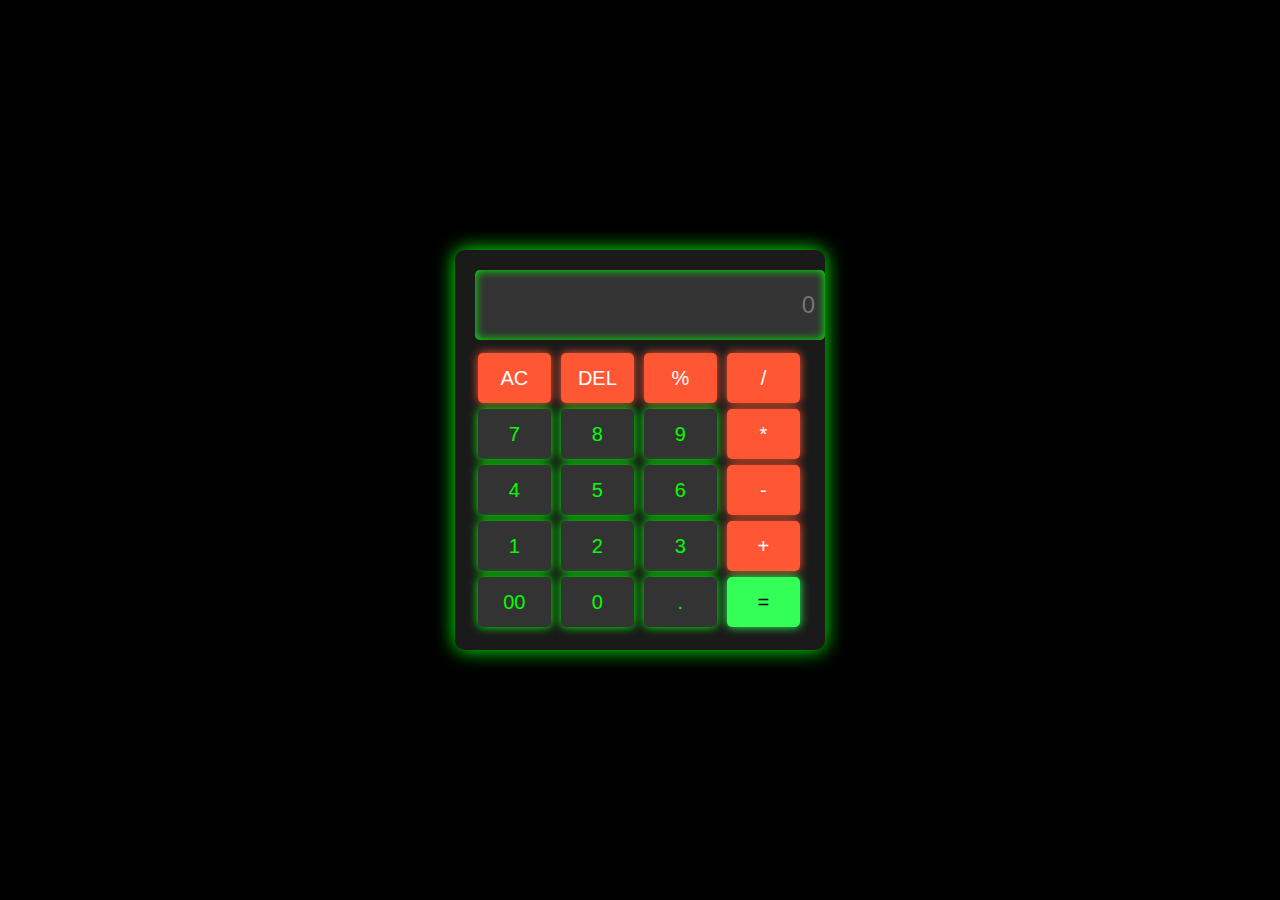
<file: calculator/index.html>
<!DOCTYPE html>
<html lang="en">

<head>
    <meta charset="UTF-8">
    <meta http-equiv="X-UA-Compatible" content="IE=edge">
    <meta name="viewport" content="width=device-width, initial-scale=1.0">
    <link rel="stylesheet" href="style.css">
    <title>Calculator</title>
</head>

<body>
    <div class="calculator">
        <input type="text" placeholder="0" id="inputBox">
        <div>
            <button class="operator">AC</button>
            <button class="operator">DEL</button>
            <button class="operator">%</button>
            <button class="operator">/</button>
        </div>
        <div>
            <button>7</button>
            <button>8</button>
            <button>9</button>
            <button class="operator">*</button>
        </div>
        <div>
            <button>4</button>
            <button>5</button>
            <button>6</button>
            <button class="operator">-</button>
        </div>
        <div>
            <button>1</button>
            <button>2</button>
            <button>3</button>
            <button class="operator">+</button>
        </div>
        <div>
            <button>00</button>
            <button>0</button>
            <button>.</button>
            <button class="equalBtn">=</button>
        </div>
    </div>

    <script src="script.js"></script>
</body>

</html>
</file>
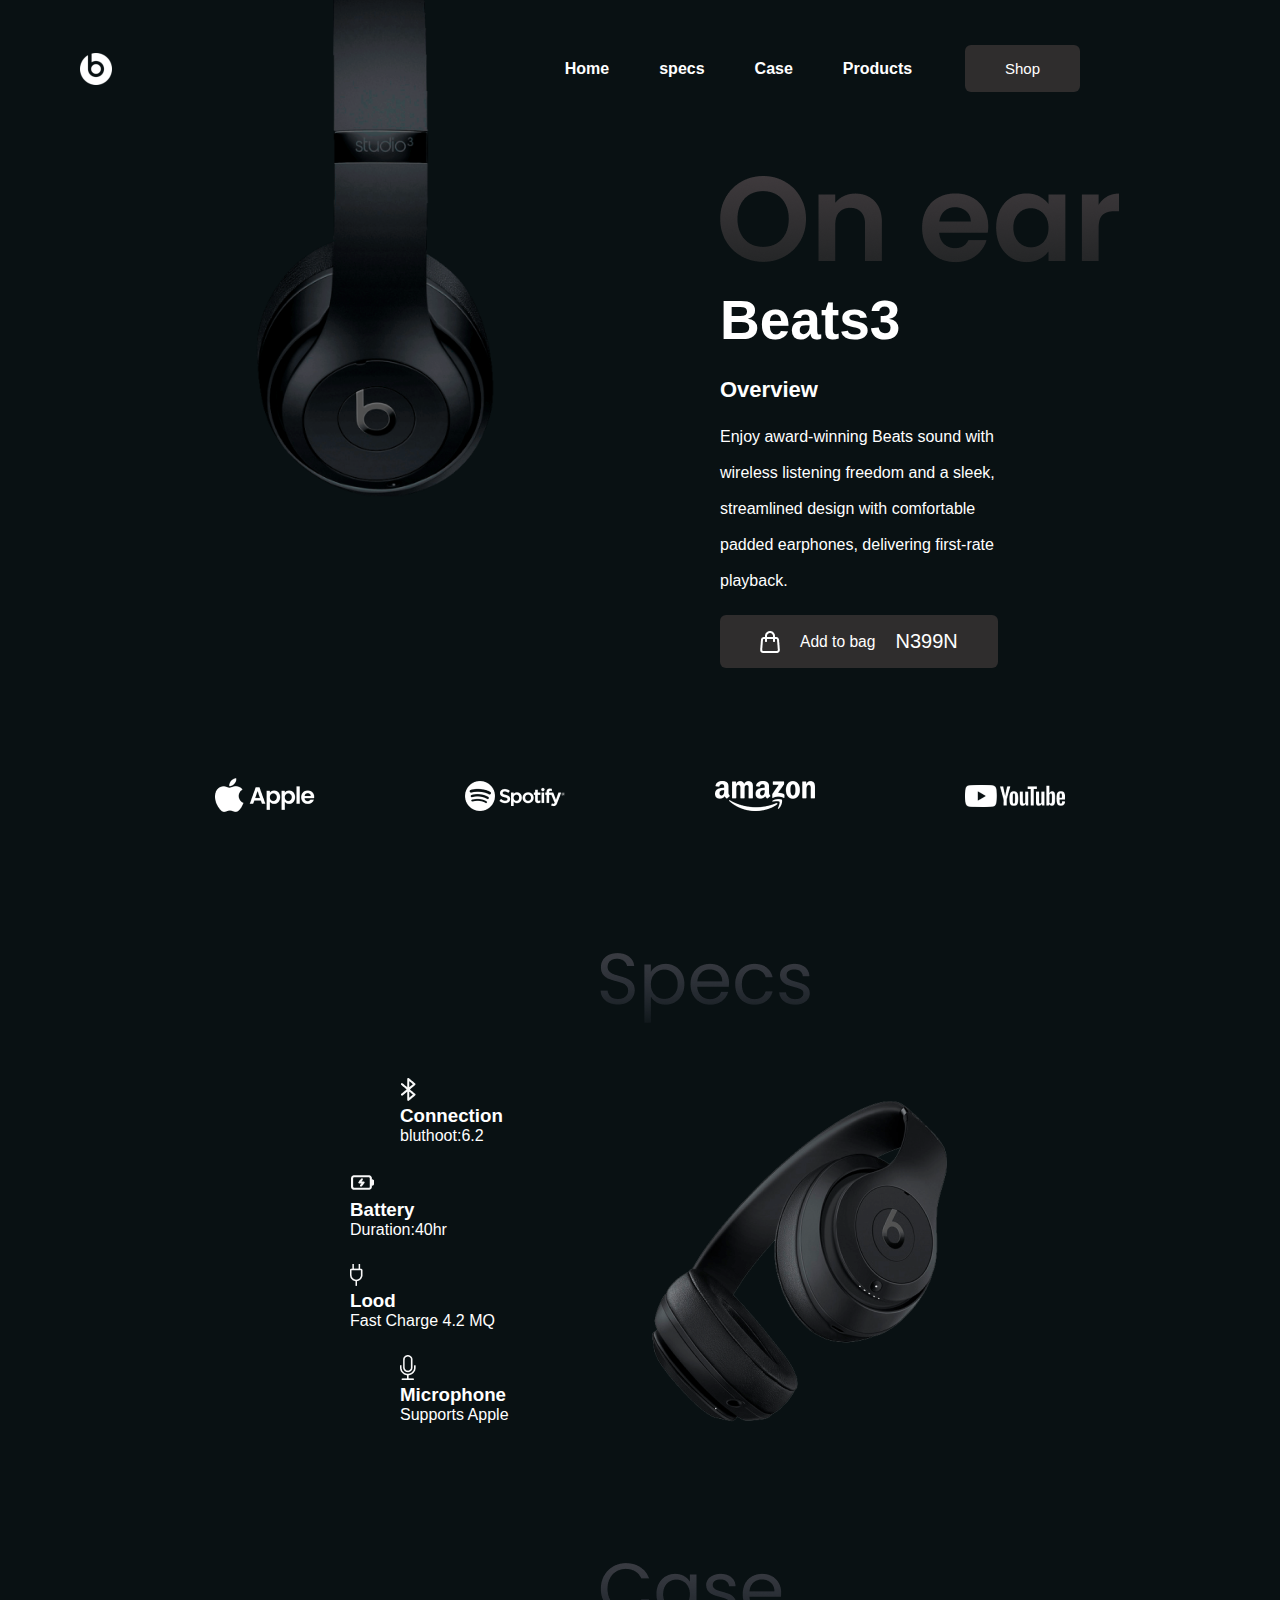
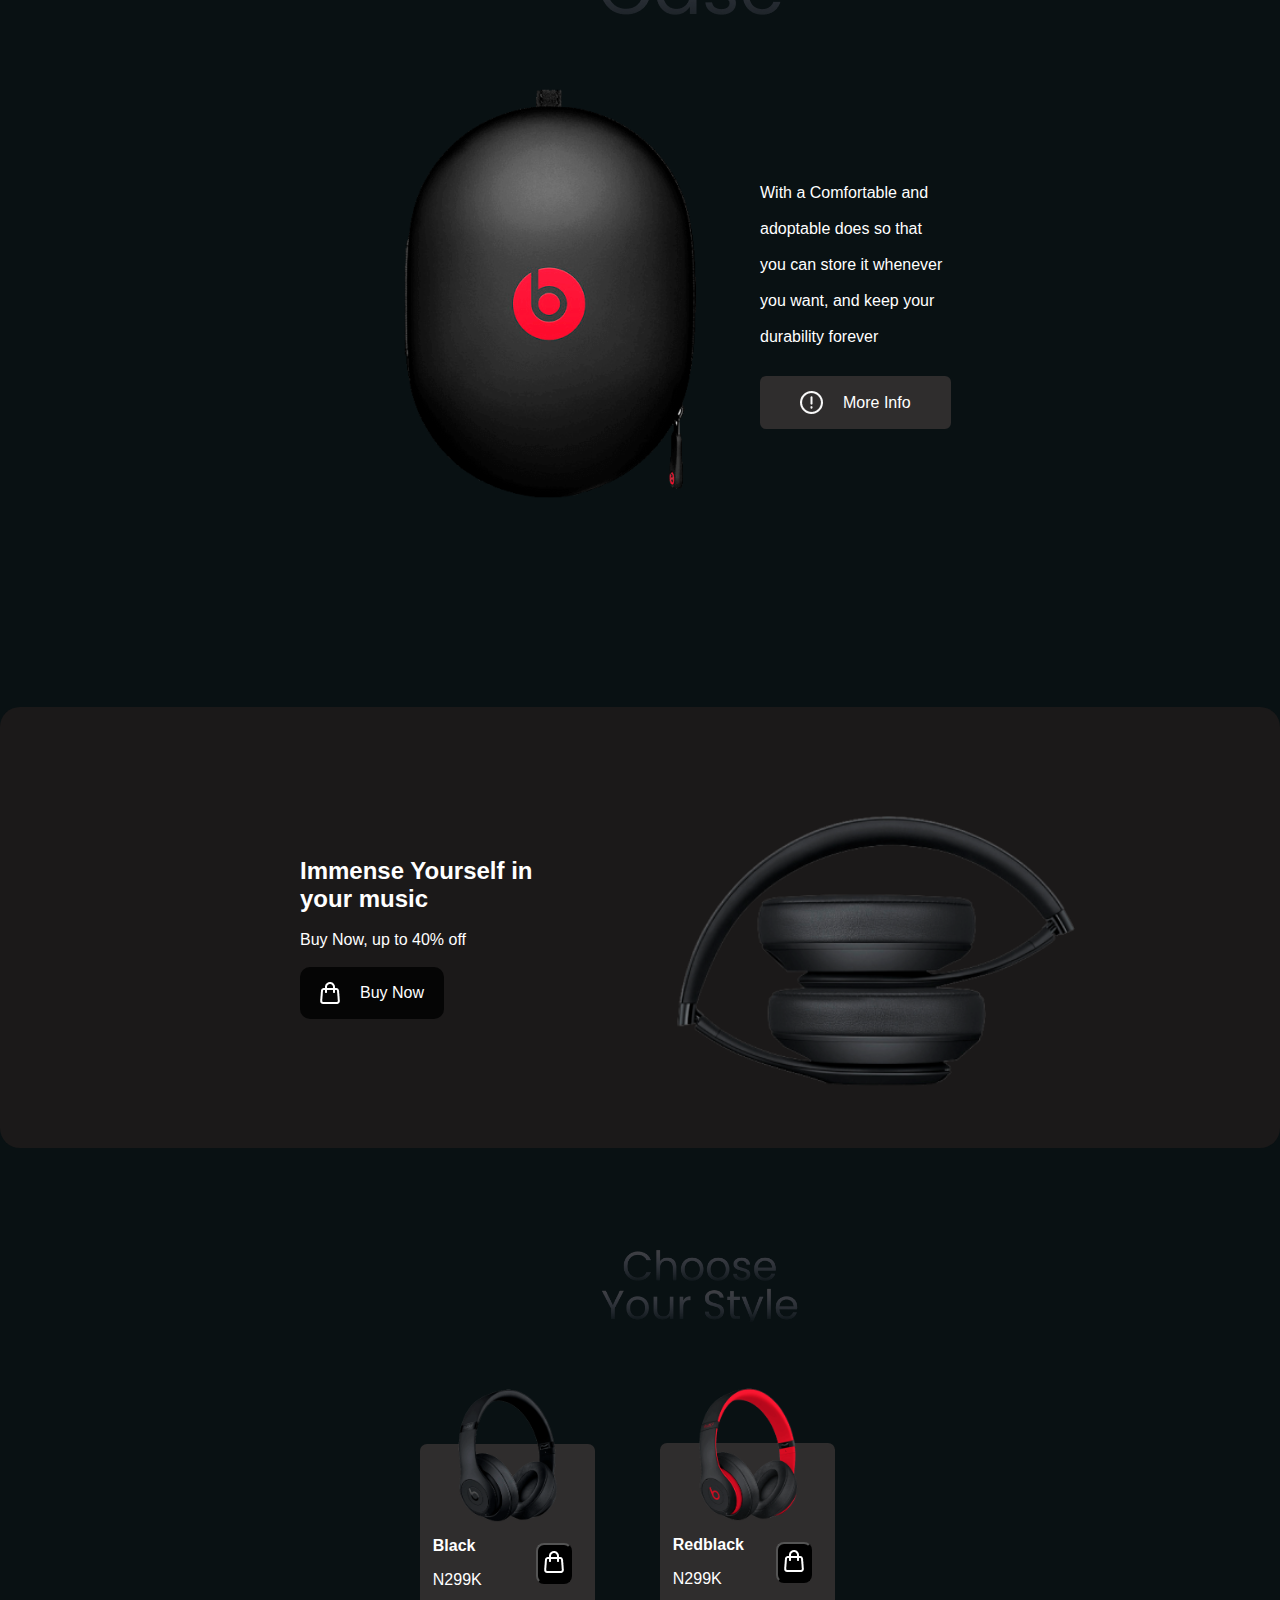
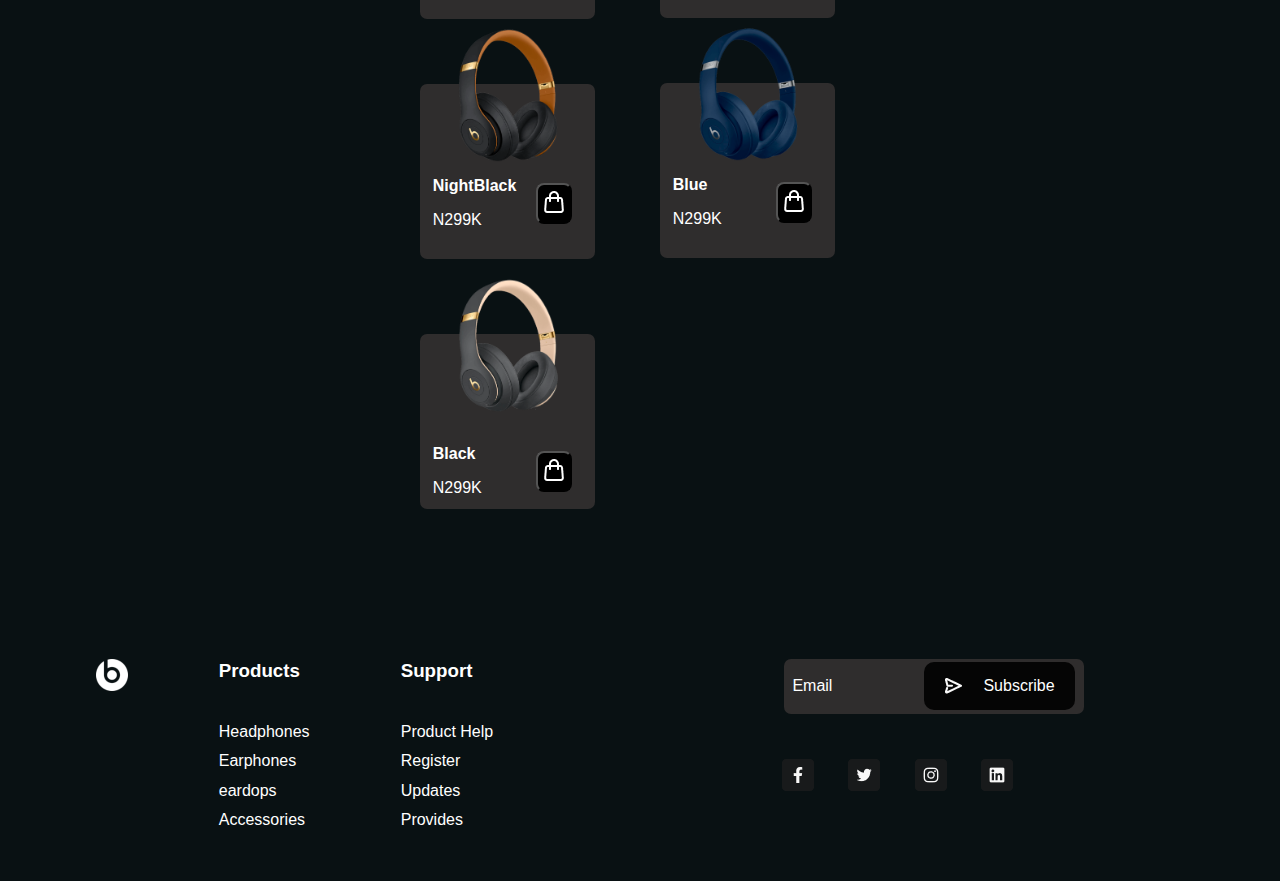
<file: Landing Page/index.html>
<!DOCTYPE html>
<html lang="en">
  <head>
    <meta charset="UTF-8" />
    <meta http-equiv="X-UA-Compatible" content="IE=edge" />
    <meta name="viewport" content="width=device-width, initial-scale=1.0" />
    <title>Project1</title>
    <link rel="stylesheet" href="./style.css" />

    <!-- adding the poppins font -->

    <link rel="preconnect" href="https://fonts.googleapis.com" />
    <link rel="preconnect" href="https://fonts.gstatic.com" crossorigin />
    <link
      href="https://fonts.googleapis.com/css2?family=Poppins:wght@200;300;400;500;600;700;800;900&display=swap"
      rel="stylesheet"
    />
  </head>
  <body>
    <nav>
      <img class="logo1" src="./assects/icons/beatsLogo.png" alt="logo1" />

      <div class="list">
        <ul style="list-style-type: none">
          <li>Home</li>
          <li>specs</li>
          <li>Case</li>
          <li>Products</li>
        </ul>
      </div>
      <button class="but1">Shop</button>
    </nav>
    <main>
      <img class="mainimg" src="./assects/photos/mainImage.png" alt="img1" />

      <div class="maincon">
        <nav class="img2">
          <img src="./assects/photos/onEar.png" alt="img2" />
        </nav>
        <h1 class="head1">Beats3</h1>
        <h3 class="descri">Overview</h3>
        <p  class="para1">
          Enjoy award-winning Beats sound with <br><br> wireless listening freedom and a
          sleek,<br><br>streamlined design with comfortable<br><br> padded earphones,
          delivering first-rate <br><br> playback.
        </p>
        <div class="botpor">
          <button class="butt"><img src="./assects/icons/shoppingBag.png" alt="logo2" />
          <h3 class="des2">Add to bag</h3>
          <span class="N3">N399N</span></button>
         </div>
        </div>
      </div>
    </main>

    <!-- Next content social media icons -->

    <div class="logosss">
      <img src="./assects/icons/appleLogo.png" alt="apple" />
      <img src="./assects/photos/spotifyLogo.png" alt="spotify" />
      <img src="./assects/icons/amazonLogo.png" alt="amazon" />
      <img src="./assects/photos/youtubeLogo.png" alt="youtube" />
    </div>

    <!-- Middle content  -->
    <div class="spc">
      <img src="./assects/icons/specsLogo.png" alt="specs" />
    </div>
    <div class="midconc">
      <div class="same"></div>

      <div class="same1">
        <img src="./assects/icons/bluetooth.png" alt="img11" />
        <h3 class="">Connection</h3>
        <span>bluthoot:6.2</span>
      </div>

      <div class="same2">
        <img src="./assects/icons/battery.png" alt="img11" />
        <h3>Battery</h3>
        <span>Duration:40hr</span>
      </div>

      <div class="same3">
        <img src="./assects/icons/charger.png" alt="img11" />
        <h3>Lood</h3>
        <span>Fast Charge 4.2 MQ</span>
      </div>

      <div class="same4">
        <img src="./assects/icons/mic.png" alt="img11" />
        <h3>Microphone</h3>
        <span>Supports Apple</span>
      </div>
      <div class="imgg">
        <img src="./assects/photos/specsImage.png" alt="" />
      </div>
    </div>

    <!-- foot  -->

    <div class="case">
      <img src="./assects/icons/caseLogo.png" alt="case" />
    </div>

    <div class="case1">
      <div class="main1">
        <img src="./assects/photos/caseImage.png" alt="img1121" />
      </div>
      <div class="description">
        <p class="liss">
          With a Comfortable and <br><br> adoptable  does so that <br><br> you can store it whenever <br><br>
          you want, and keep your <br><br> durability forever
        </p>
        <button class="butt2">
          <img src="./assects/icons/group.png" alt="grp" />More Info
        </button>
      </div>
     
    </div>

    <!-- Next Region  -->
    <div class="Buy">
      <div class="contentt">
        <h2>
          Immense Yourself in <br />
          your music
        </h2><br>
        <p>Buy Now, up to 40% off</p><br>
        <button class="but3">
          <img src="./assects/icons/shoppingBag.png" alt="buy" /> Buy Now
        </button>
      </div>
      <div class="immg">
        <img src="./assects/photos/buyNowSectionImage.png" alt="buy now" />
      </div>
    </div>
    <!-- Disign  -->
    <div class="choose">
      <img src="./assects/icons/productLogo.png" alt="logooo" />
    </div>
    <div class="card1">
      <img src="./assects/photos/black.png" alt="buyy" />
         <div class="design">
         <h4>Black</h4>
         <span>N299K</span>
         <button class="buttt3"><img src="./assects/icons/shoppingBag.png" alt="shop" /></button>
      </div>
    </div>

      <div class="card2">
        <img src="./assects/photos/redBlack.png" alt="buyy" />
        <div class="design">
          <h4>Redblack</h4>
          <span>N299K</span>
          <button class="buttt3"> <img src="./assects/icons/shoppingBag.png" alt="shop" /></button>
        </div>
      </div>
    </div>

    <div class="card3">
      <!-- <div class="flex"> -->
        <img src="./assects/photos/nightBlack.png" alt="buyy" />
        <div class="design">
          <h4>NightBlack</h4>
          <span>N299K</span>
          <button class="buttt3"><img src="./assects/icons/shoppingBag.png" alt="shop" /></button>
        </div>
      </div>

       <div class="card4">
        <img src="./assects/photos/blue.png" alt="buyy" />
        <div class="design">
          <h4>Blue</h4>
          <span>N299K</span>
          <button class="buttt3"> <img src="./assects/icons/shoppingBag.png" alt="shop" /></button>
        </div>
      </div>
    </div>

      <div class="card5">
        <img src="./assects/photos/twilightGray.png" alt="buyy" /><br>
        <div class="design">
          <h4>Black</h4>
          <span>N299K</span>
         <button class="buttt3"><img src="./assects/icons/shoppingBag.png" alt="shop" /></button>
        </div>
      </div>
    </div>

    <div class="foooter">
      <div><img src="./assects/icons/beatsLogo.png" alt="Beats Logo"></div>
      <ul class="listf">
        <li><h3>Products</h3></li><br>
        <li>Headphones</li>
        <li>Earphones</li>
        <li>eardops</li>
        <li>Accessories</li>
      </ul>
      <ul class="lists">
        <li class="headding"><h3>Support</h3></li><br>
        <li>Product Help</li>
        <li>Register</li>
        <li>Updates</li>
        <li>Provides</li>
      </ul>

      <div class="last">
        <div class="email">
       
          <span class="mail">Email</span>
          <button class="btt4">
            <img src="./assects/icons/rightArrow.png" alt="Rightarrow" />
            Subscribe
          </button>
        
      </div>
        <nav class="iconss">
          <img src="./assects/icons/facebook.png" alt="social" />
          <img src="./assects/icons/twitter.png" alt="social" />
          <img src="./assects/icons/instagram.png" alt="social" />
          <img src="./assects/icons/linkedin.png" alt="social" />
        </nav>

        <div class="arrow">
          <img src="./assects/icons/upArrow.png" alt="" />
        </div>
      </div>
    </div>
  </body>
</html>
</file>
<file: calculator/style.css>
body {
    margin: 0;
    display: flex;
    justify-content: center;
    align-items: center;
    height: 100vh;
    background-color: #000000;
    font-family: 'Arial', sans-serif;
}

.calculator {
    background-color: #1a1a1a;
    padding: 20px;
    border-radius: 10px;
    box-shadow: 0 0 20px #0f0;
}

input {
    width: 100%;
    height: 50px;
    background-color: #333;
    border: none;
    border-radius: 5px;
    margin-bottom: 10px;
    padding: 10px;
    color: #fff;
    font-size: 24px;
    text-align: right;
    box-shadow: inset 0 0 10px #0f0;
}

button {
    width: 22%;
    height: 50px;
    margin: 3px;
    background-color: #333;
    border: none;
    border-radius: 5px;
    color: #0f0;
    font-size: 20px;
    cursor: pointer;
    transition: all 0.2s;
    box-shadow: 0 0 10px #0f0;
}

button:hover {
    background-color: #444;
}

button:active {
    background-color: #555;
    box-shadow: 0 0 20px #0f0;
}

.operator {
    background-color: #ff5733;
    color: #fff;
    box-shadow: 0 0 10px #ff5733;
}

.operator:hover {
    background-color: #ff6f47;
}

.operator:active {
    background-color: #ff7f5c;
    box-shadow: 0 0 20px #ff5733;
}

.equalBtn {
    background-color: #33ff57;
    color: #000;
    box-shadow: 0 0 10px #33ff57;
}

.equalBtn:hover {
    background-color: #4dff70;
}

.equalBtn:active {
    background-color: #66ff89;
    box-shadow: 0 0 20px #33ff57;
}
</file>
<file: Landing Page/style.css>
*{
  margin: 0;
  padding: 0;
  outline: 0;
  box-sizing: border-box;
  font-family: "IBM Plex Sans", sans-serif;
} 

body {
    max-width: 1440px;
    background-color: #091113;
    color: white;
    overflow-x: hidden;
    margin: auto;
}

/* Designing Header  */

nav{
    display: flex;
    flex-direction: row;
    justify-content:space-between;
    align-items: center;
    margin-top: 45px;
}
.list ul{
   display: flex ;
   flex-direction: row;
   justify-content: space-between;
   align-content: center;
   font-weight: 600;
   gap: 50px;
   margin-left: 400px;
   cursor: pointer;
}
.logo1{
    margin-left: 80px;
}
.but1{
    padding: 15px 40px;
    font-size: 15px;
    border: none;
    border-radius: 6px;
    background-color: rgb(47, 45, 45);
    color: white;
    margin-right: 200px;
    cursor: pointer;
}

/* Designing main content  */


img[alt="img1"]{
    width: 250px;
    margin-left: 250px;
    position: relative;
    bottom: 175px;
}
.maincon{
    display: flex;
    flex-direction: column;
    justify-content: center;
    align-content: center;
    margin-left: 720px;
    position: relative;
    bottom: 550px;
    gap: 25px;
}
.head1{
    font-size: 55px;
    /* margin-right: 200px; */
}
.descri{
    font-weight: 600;
    font-size: 22px;
}
.butt{
    display: flex;
    flex-direction: row;
    justify-content: space-between;
    align-items: center;
    gap: 20px;
    padding: 15px 40px;
    border: none;
    border-radius: 6px;
    background-color: rgb(47, 45, 45);
    color: white;
    margin-right: 200px;
    cursor: pointer;
    
}
.des2{
    font-weight:50;
}
.N3{
    font-size: 20px;
}
.logosss{
    display: flex;
    flex-direction: row;
    justify-content:center;
    align-items: center;
    gap: 150px;
    position: relative;
    bottom: 440px;
}

/* Middle Content Spaces  */

.spc{
position: relative;
bottom:300px;
left: 600px;
}
.midconc{
   position: relative;
   bottom: 250px;
   justify-content: space-between; 
}
.same1{
    margin-left: 400px;
    margin-bottom: 25px;
}
.same2{
    margin-left: 350px;
    margin-bottom: 25px;
}
.same3{
    margin-left: 350px;
    margin-bottom: 25px;
}
.same4{
    margin-left: 400px;
    margin-bottom: 25px;
}

/* main image  */
.imgg{
    position: relative;
    left: 650px;
    bottom: 350px;

}

/* Case content  */
.case{
 position: relative;
bottom:465px;
left: 600px;
}
.case1{
    display: flex;
    flex-direction: row;
    margin-left: 400px;
    position: relative;
    bottom: 400px;
}
.description{
    margin-top: 100px;
    margin-left: 60px;
    gap: 20px;
}
.liss{
    gap: 50px;
}
.butt2{
    display: flex;
    flex-direction: row;
    justify-content: space-between;
    align-items: center;
    gap: 20px;
    padding: 15px 40px;
    font-size: 16px;
    border: none;
    border-radius: 6px;
    background-color: rgb(47, 45, 45);
    color: white;
    margin-right: 200px;
    margin-top: 30px;
    cursor: pointer;
}
.Buy{
    /* padding: 10px 20px; */
    /* background-color: white; */
    color: white;
    background-color: rgb(27, 25, 25);
    position: relative;
    bottom: 200px;
    border-radius: 20px;
}
.immg{
    position: relative;
    left: 675px;
    bottom: 55px;
}
img[alt="buy now"]{
    width: 400px ;
}
.contentt{
    margin-left: 300px;
    position: relative;
    top: 150px;
}
.but3{
    display: flex;
    flex-direction: row;
    justify-content: space-between;
    align-items: center;
    gap: 20px;
    padding: 15px 20px;
    font-size: 16px;
    border: none;
    border-radius: 10px;
    background-color: rgb(5, 5, 5);
    color: white;
    margin-right: 200px;
    /* margin-top: 30px; */
    cursor: pointer;
   

}
.choose{
    position: relative;
    bottom:100px;
    left: 600px;
   
}
img[alt="logooo"]{
    width: 200px;
}
.flex{
    display: flex;
    flex-direction: row;
    margin-left: 500px;
    /* background-color:  rgb(47, 45, 45); */
} 
img[alt="buyy"]{
    width: 100px;
    /* background-color:  rgb(47, 45, 45); */
    position: relative;
    bottom: 55px;

}

/* Choose your style  */

.card5{
    width: 175px;
    height: 175px;
    border-radius: 7px;
    display: flex;
    flex-direction: column;
    background-color: rgb(47, 45, 45);
    margin-left: 500px;
    align-items: center;
    position: relative;
    right: 80px;
    bottom:200px;
}
.design{
    position: relative;
    bottom: 40px;
    right: 30px ;
}
.buttt3{
    background-color: black;
    padding: 6px 6px;
    border-radius: 8px;
    position: relative;
    left: 50px;
    bottom: 12px;
}
.card4{
    width: 175px;
    height: 175px;
    border-radius: 7px;
    display: flex;
    flex-direction: column;
    background-color: rgb(47, 45, 45);
    margin-left: 500px;
    align-items: center;
    position: relative;
    left: 160px;
    bottom: 276px;
}
.card3{
    width: 175px;
    height: 175px;
    border-radius: 7px;
    display: flex;
    flex-direction: column;
    background-color: rgb(47, 45, 45);
    margin-left: 500px;
    align-items: center;
    position: relative;
    right: 80px;
    bottom:100px ;
   
}
.card2{
    width: 175px;
    height: 175px;
    border-radius: 7px;
    display: flex;
    flex-direction: column;
    background-color: rgb(47, 45, 45);
    margin-left: 500px;
    align-items: center;
    position: relative;
    left: 160px;
    bottom: 166px;
} 
.card1{
    width: 175px;
    height: 175px;
    border-radius: 7px;
    display: flex;
    flex-direction: column;
    background-color: rgb(47, 45, 45);
    margin-left: 500px;
    align-items: center;
    position: relative;
    right: 80px;
    top: 10px;
} 

/* Last Containt  */
.foooter{
    display: flex;
    flex-direction: row;
    justify-content: space-around;
    position: relative;
    bottom: 50px;
    right: 100px;
    list-style-type: none;
}
.listf{
    list-style-type: none;
    display: flex;
    flex-direction: column;
    justify-content: space-evenly;
    gap: 10px;
    
   
}
.lists{
    list-style-type: none;
    display: flex;
    flex-direction: column;
    justify-content: space-evenly;
    gap: 10px;
    position: relative;
    right: 100px;
 
}
img[alt="Beats Logo"]{
    position: relative;
   left: 100px;
}
.email{
    background-color: rgb(47, 45, 45);
    width: 300px;
    height: 55px;
    border-radius:7px ;
}
.mail{
    position: relative;
    top: 18px;
    left: 8px;
}
.btt4{
    display: flex;
    flex-direction: row;
    justify-content: space-between;
    align-items: center;
    gap: 20px;
    padding: 15px 20px;
    font-size: 16px;
    border: none;
    border-radius: 10px;
    background-color: rgb(5, 5, 5);
    color: white;
    margin-right: 200px;
    /* margin-top: 30px; */
    cursor: pointer;
    position: relative;
    left: 140px;
    bottom: 15px;
}
.iconss{
    display: flex;
    flex-direction: row;
    justify-content: space-evenly;
    position: relative;
    right: 37px;
    
}
.arrow{
    position: relative;
    bottom: 120px;
    left: 500px;
}
</file>
